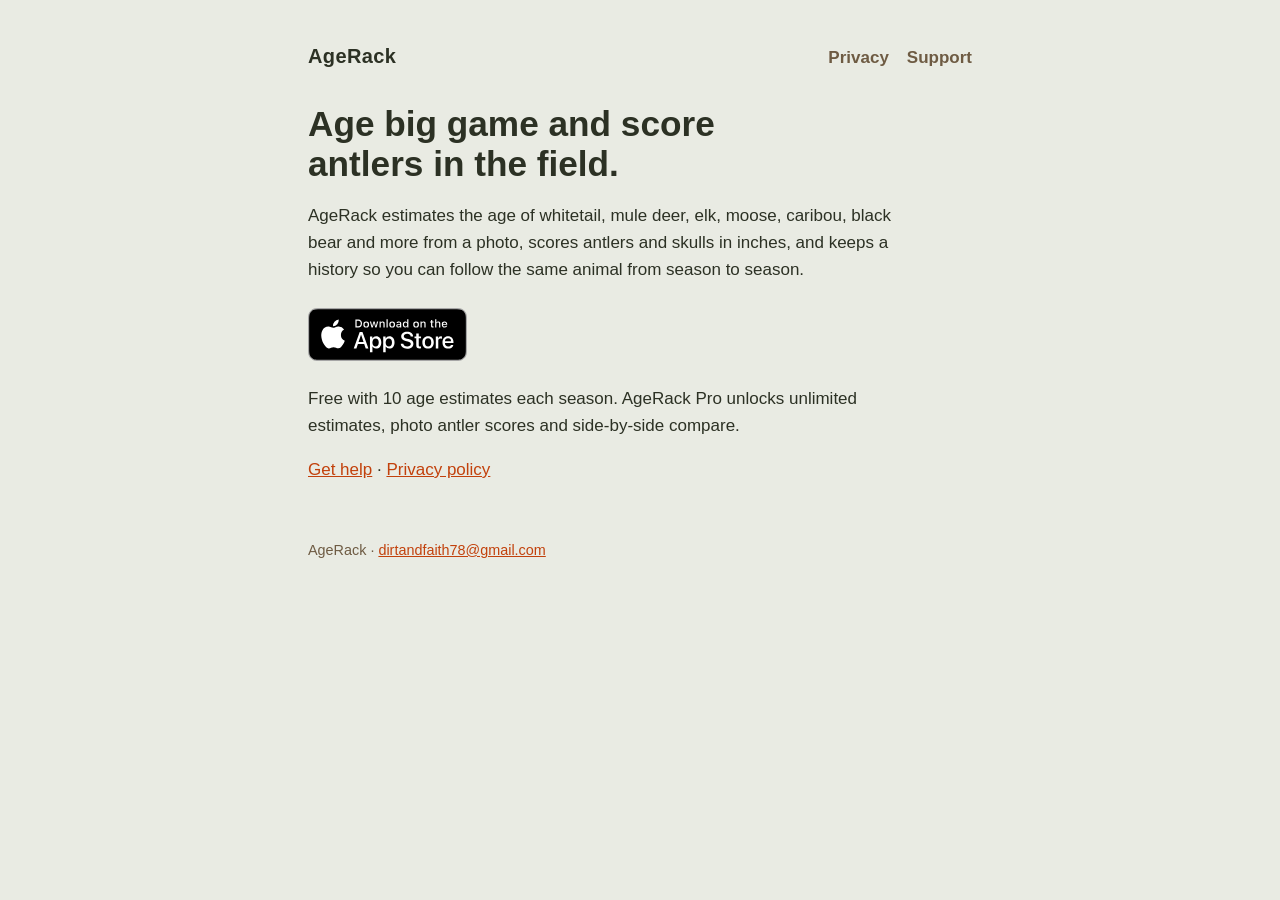
<file: index.html>
<!doctype html>
<html lang="en">
<head>
<meta charset="utf-8">
<meta name="viewport" content="width=device-width, initial-scale=1, viewport-fit=cover">
<title>AgeRack</title>
<meta name="apple-itunes-app" content="app-id=6826870437">
<link rel="stylesheet" href="style.css">
</head>
<body>
<div class="wrap">
  <header>
    <a class="brand" href="index.html">AgeRack</a>
    <nav>
      <a href="privacy.html">Privacy</a>
      <a href="support.html">Support</a>
    </nav>
  </header>
  <main>
    <h1>Age big game and score antlers in the field.</h1>
    <p>AgeRack estimates the age of whitetail, mule deer, elk, moose, caribou, black bear and more from a photo, scores antlers and skulls in inches, and keeps a history so you can follow the same animal from season to season.</p>
    <p class="store"><a href="https://apps.apple.com/us/app/agerack-big-game-age-score/id6826870437"><img src="app-store-badge.svg" alt="Download on the App Store" width="160" height="53"></a></p>
    <p>Free with 10 age estimates each season. AgeRack Pro unlocks unlimited estimates, photo antler scores and side-by-side compare.</p>
    <p><a href="support.html">Get help</a> · <a href="privacy.html">Privacy policy</a></p>
  </main>
  <footer>AgeRack · <a href="mailto:dirtandfaith78@gmail.com">dirtandfaith78@gmail.com</a></footer>
</div>
</body>
</html>
</file>
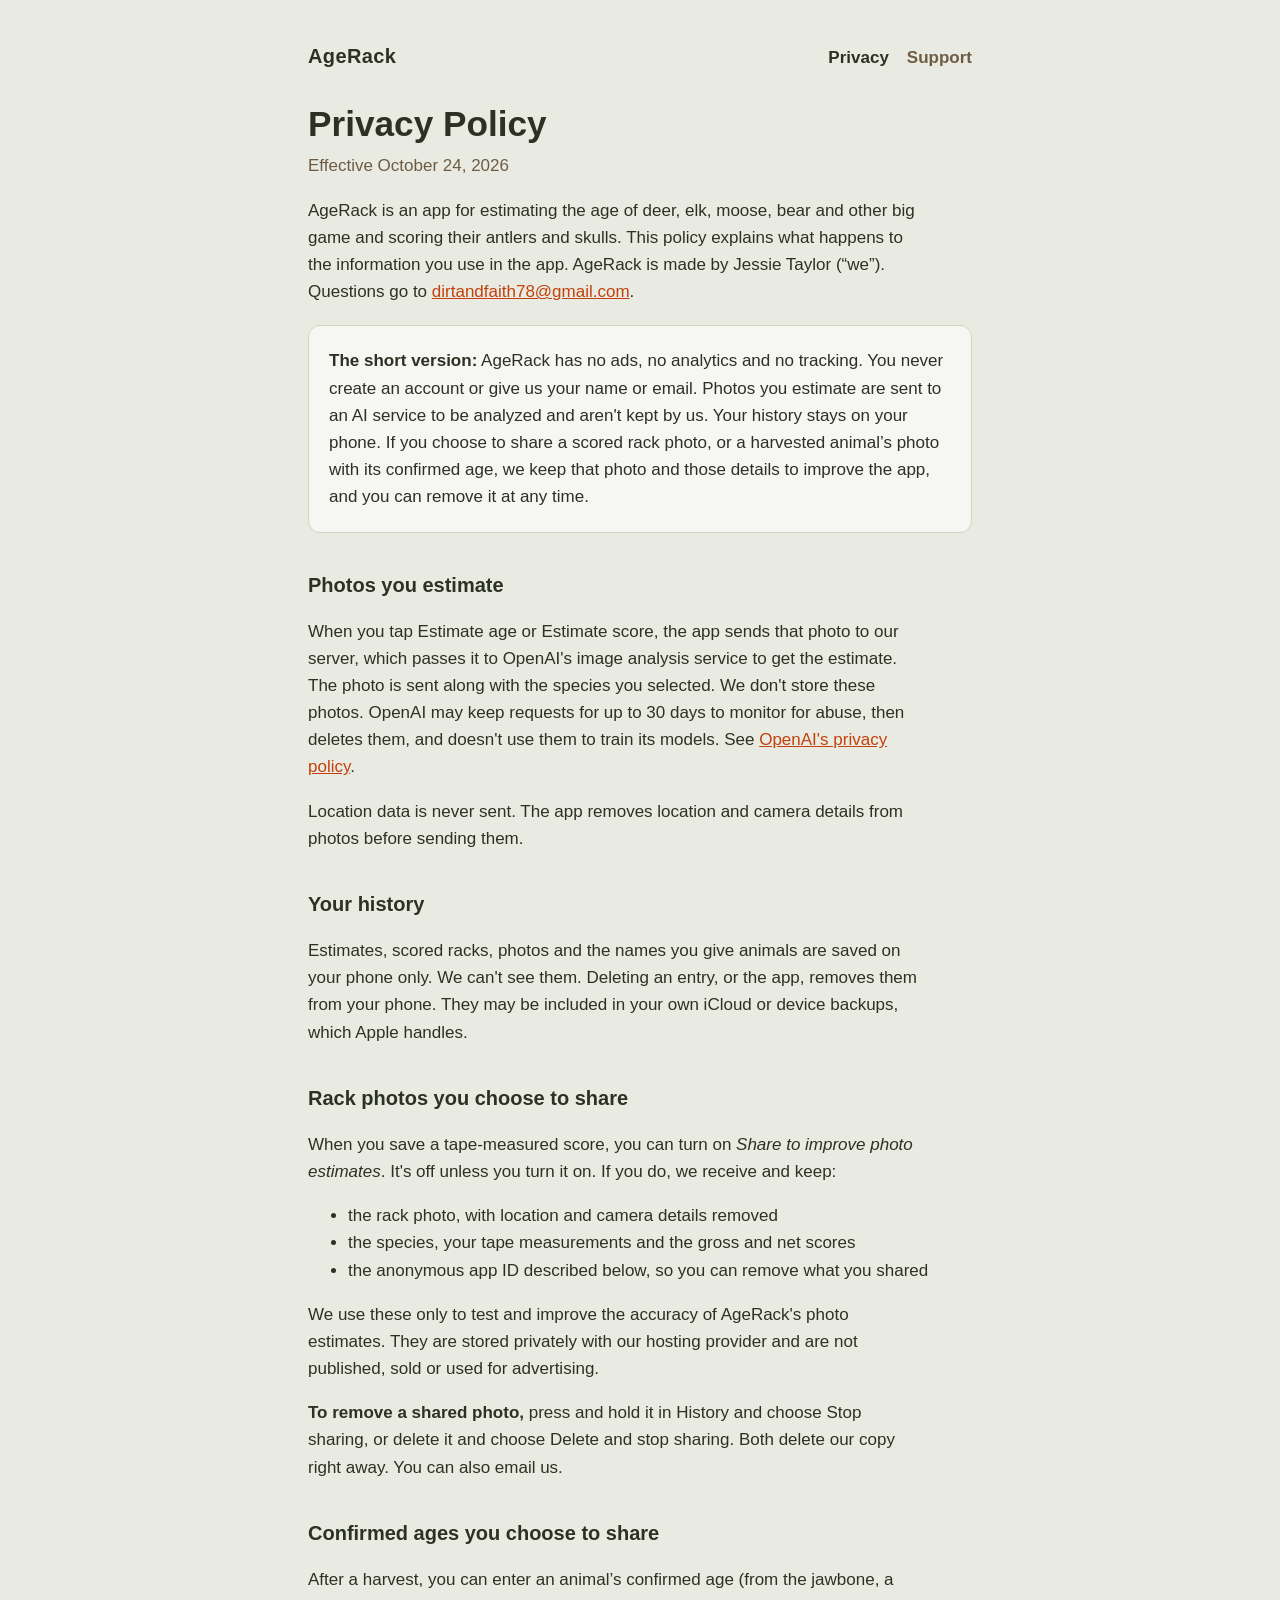
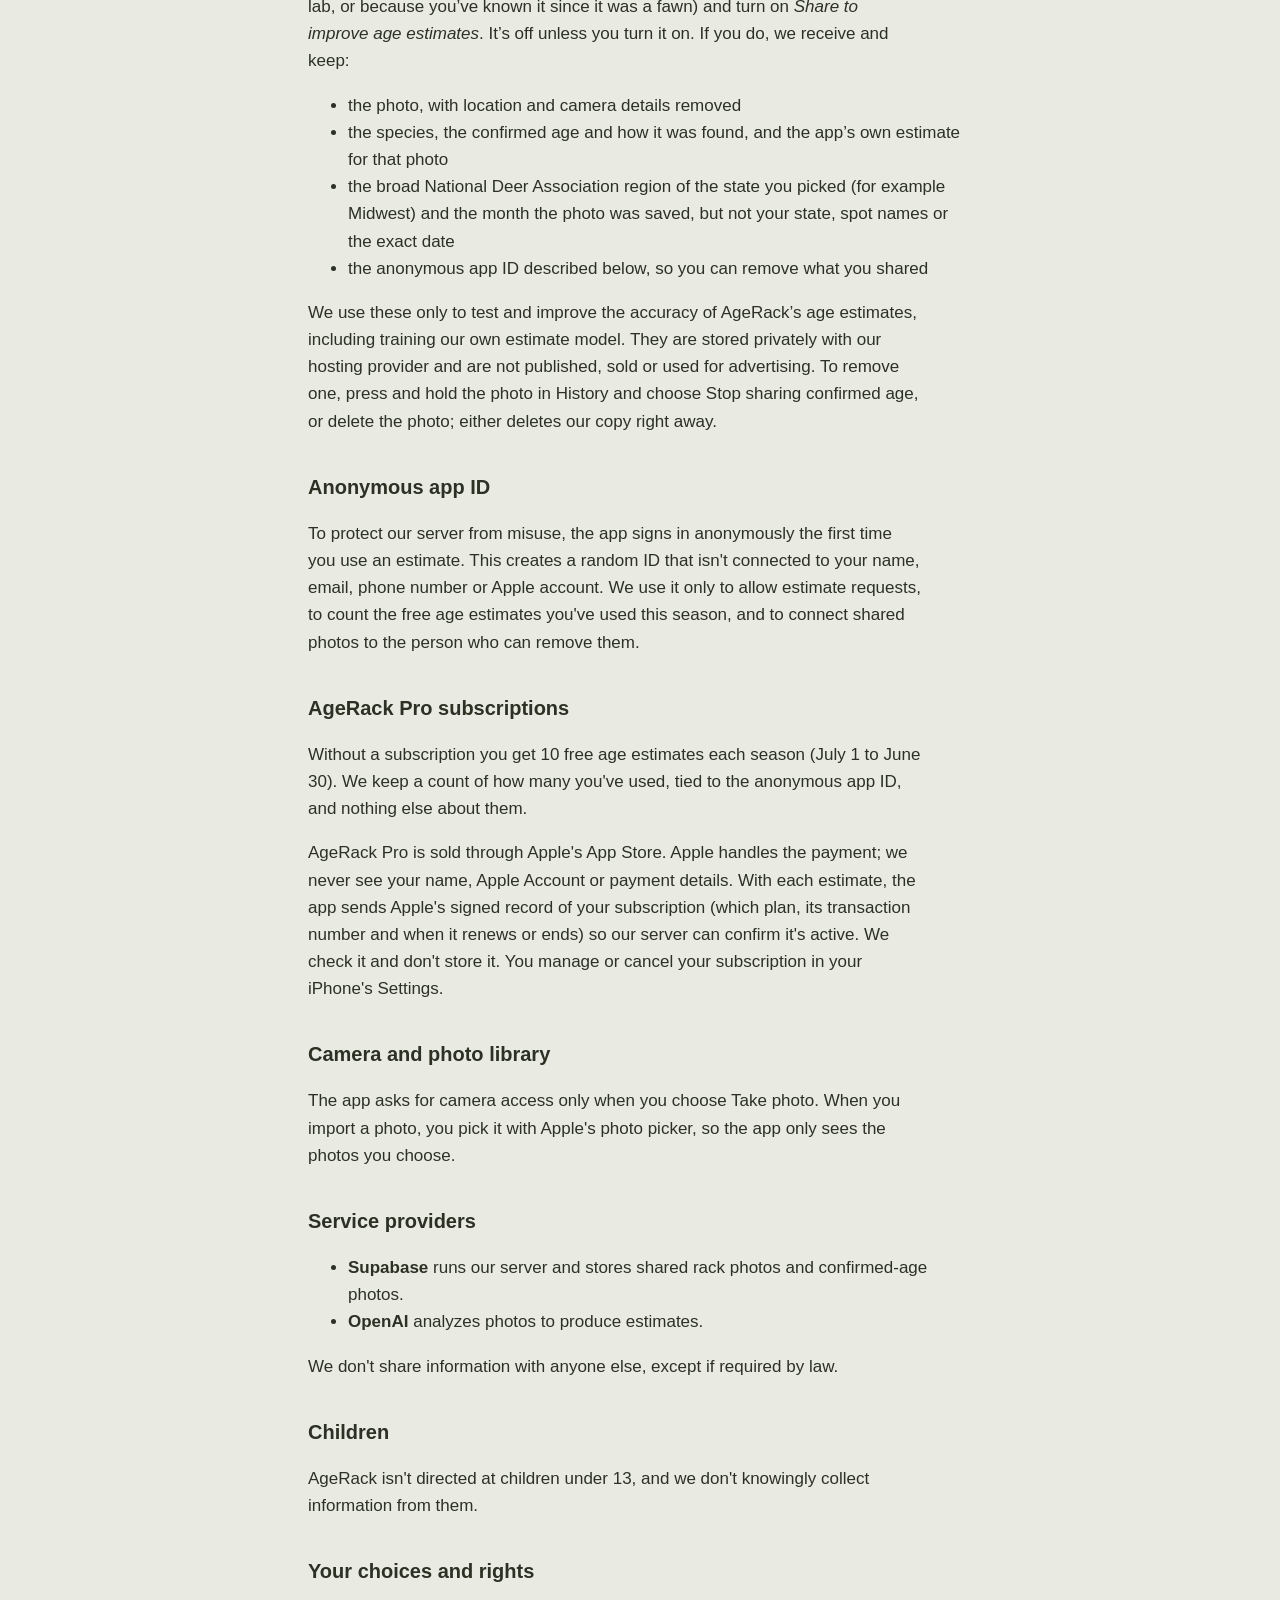
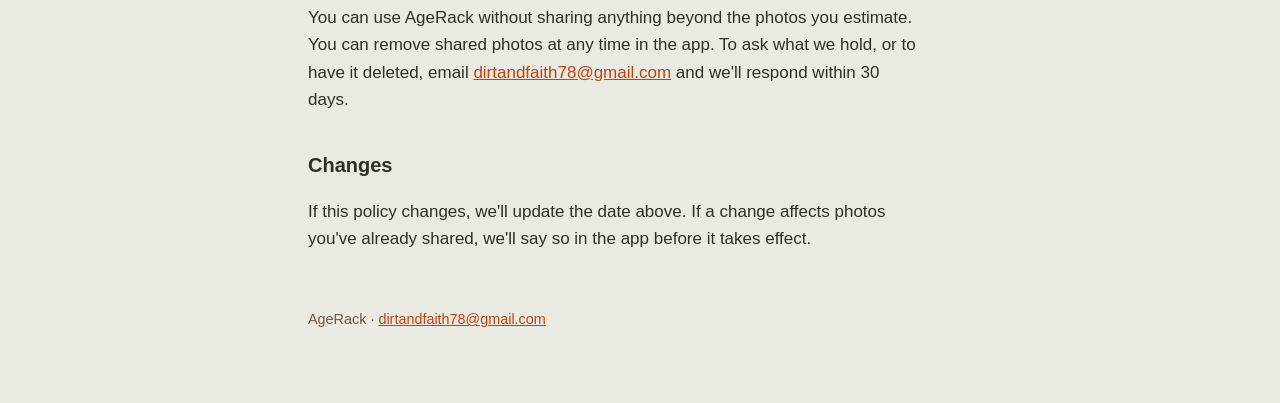
<file: privacy.html>
<!doctype html>
<html lang="en">
<head>
<meta charset="utf-8">
<meta name="viewport" content="width=device-width, initial-scale=1, viewport-fit=cover">
<title>AgeRack Privacy Policy</title>
<link rel="stylesheet" href="style.css">
</head>
<body>
<div class="wrap">
  <header>
    <a class="brand" href="index.html">AgeRack</a>
    <nav>
      <a href="privacy.html" aria-current="page">Privacy</a>
      <a href="support.html">Support</a>
    </nav>
  </header>

  <main>
    <h1>Privacy Policy</h1>
    <p class="meta">Effective October 24, 2026</p>

    <p>AgeRack is an app for estimating the age of deer, elk, moose, bear and other big game and scoring their antlers and skulls. This policy explains what happens to the information you use in the app. AgeRack is made by Jessie Taylor (“we”). Questions go to <a href="mailto:dirtandfaith78@gmail.com">dirtandfaith78@gmail.com</a>.</p>

    <div class="card">
      <p><strong>The short version:</strong> AgeRack has no ads, no analytics and no tracking. You never create an account or give us your name or email. Photos you estimate are sent to an AI service to be analyzed and aren't kept by us. Your history stays on your phone. If you choose to share a scored rack photo, or a harvested animal’s photo with its confirmed age, we keep that photo and those details to improve the app, and you can remove it at any time.</p>
    </div>

    <h2>Photos you estimate</h2>
    <p>When you tap Estimate age or Estimate score, the app sends that photo to our server, which passes it to OpenAI's image analysis service to get the estimate. The photo is sent along with the species you selected. We don't store these photos. OpenAI may keep requests for up to 30 days to monitor for abuse, then deletes them, and doesn't use them to train its models. See <a href="https://openai.com/policies/privacy-policy" rel="noopener">OpenAI's privacy policy</a>.</p>
    <p>Location data is never sent. The app removes location and camera details from photos before sending them.</p>

    <h2>Your history</h2>
    <p>Estimates, scored racks, photos and the names you give animals are saved on your phone only. We can't see them. Deleting an entry, or the app, removes them from your phone. They may be included in your own iCloud or device backups, which Apple handles.</p>

    <h2>Rack photos you choose to share</h2>
    <p>When you save a tape-measured score, you can turn on <em>Share to improve photo estimates</em>. It's off unless you turn it on. If you do, we receive and keep:</p>
    <ul>
      <li>the rack photo, with location and camera details removed</li>
      <li>the species, your tape measurements and the gross and net scores</li>
      <li>the anonymous app ID described below, so you can remove what you shared</li>
    </ul>
    <p>We use these only to test and improve the accuracy of AgeRack's photo estimates. They are stored privately with our hosting provider and are not published, sold or used for advertising.</p>
    <p><strong>To remove a shared photo,</strong> press and hold it in History and choose Stop sharing, or delete it and choose Delete and stop sharing. Both delete our copy right away. You can also email us.</p>

    <h2>Confirmed ages you choose to share</h2>
    <p>After a harvest, you can enter an animal’s confirmed age (from the jawbone, a lab, or because you’ve known it since it was a fawn) and turn on <em>Share to improve age estimates</em>. It’s off unless you turn it on. If you do, we receive and keep:</p>
    <ul>
      <li>the photo, with location and camera details removed</li>
      <li>the species, the confirmed age and how it was found, and the app’s own estimate for that photo</li>
      <li>the broad National Deer Association region of the state you picked (for example Midwest) and the month the photo was saved, but not your state, spot names or the exact date</li>
      <li>the anonymous app ID described below, so you can remove what you shared</li>
    </ul>
    <p>We use these only to test and improve the accuracy of AgeRack’s age estimates, including training our own estimate model. They are stored privately with our hosting provider and are not published, sold or used for advertising. To remove one, press and hold the photo in History and choose Stop sharing confirmed age, or delete the photo; either deletes our copy right away.</p>

    <h2>Anonymous app ID</h2>
    <p>To protect our server from misuse, the app signs in anonymously the first time you use an estimate. This creates a random ID that isn't connected to your name, email, phone number or Apple account. We use it only to allow estimate requests, to count the free age estimates you've used this season, and to connect shared photos to the person who can remove them.</p>

    <h2>AgeRack Pro subscriptions</h2>
    <p>Without a subscription you get 10 free age estimates each season (July 1 to June 30). We keep a count of how many you've used, tied to the anonymous app ID, and nothing else about them.</p>
    <p>AgeRack Pro is sold through Apple's App Store. Apple handles the payment; we never see your name, Apple Account or payment details. With each estimate, the app sends Apple's signed record of your subscription (which plan, its transaction number and when it renews or ends) so our server can confirm it's active. We check it and don't store it. You manage or cancel your subscription in your iPhone's Settings.</p>

    <h2>Camera and photo library</h2>
    <p>The app asks for camera access only when you choose Take photo. When you import a photo, you pick it with Apple's photo picker, so the app only sees the photos you choose.</p>

    <h2>Service providers</h2>
    <ul>
      <li><strong>Supabase</strong> runs our server and stores shared rack photos and confirmed-age photos.</li>
      <li><strong>OpenAI</strong> analyzes photos to produce estimates.</li>
    </ul>
    <p>We don't share information with anyone else, except if required by law.</p>

    <h2>Children</h2>
    <p>AgeRack isn't directed at children under 13, and we don't knowingly collect information from them.</p>

    <h2>Your choices and rights</h2>
    <p>You can use AgeRack without sharing anything beyond the photos you estimate. You can remove shared photos at any time in the app. To ask what we hold, or to have it deleted, email <a href="mailto:dirtandfaith78@gmail.com">dirtandfaith78@gmail.com</a> and we'll respond within 30 days.</p>

    <h2>Changes</h2>
    <p>If this policy changes, we'll update the date above. If a change affects photos you've already shared, we'll say so in the app before it takes effect.</p>
  </main>

  <footer>AgeRack · <a href="mailto:dirtandfaith78@gmail.com">dirtandfaith78@gmail.com</a></footer>
</div>
</body>
</html>
</file>
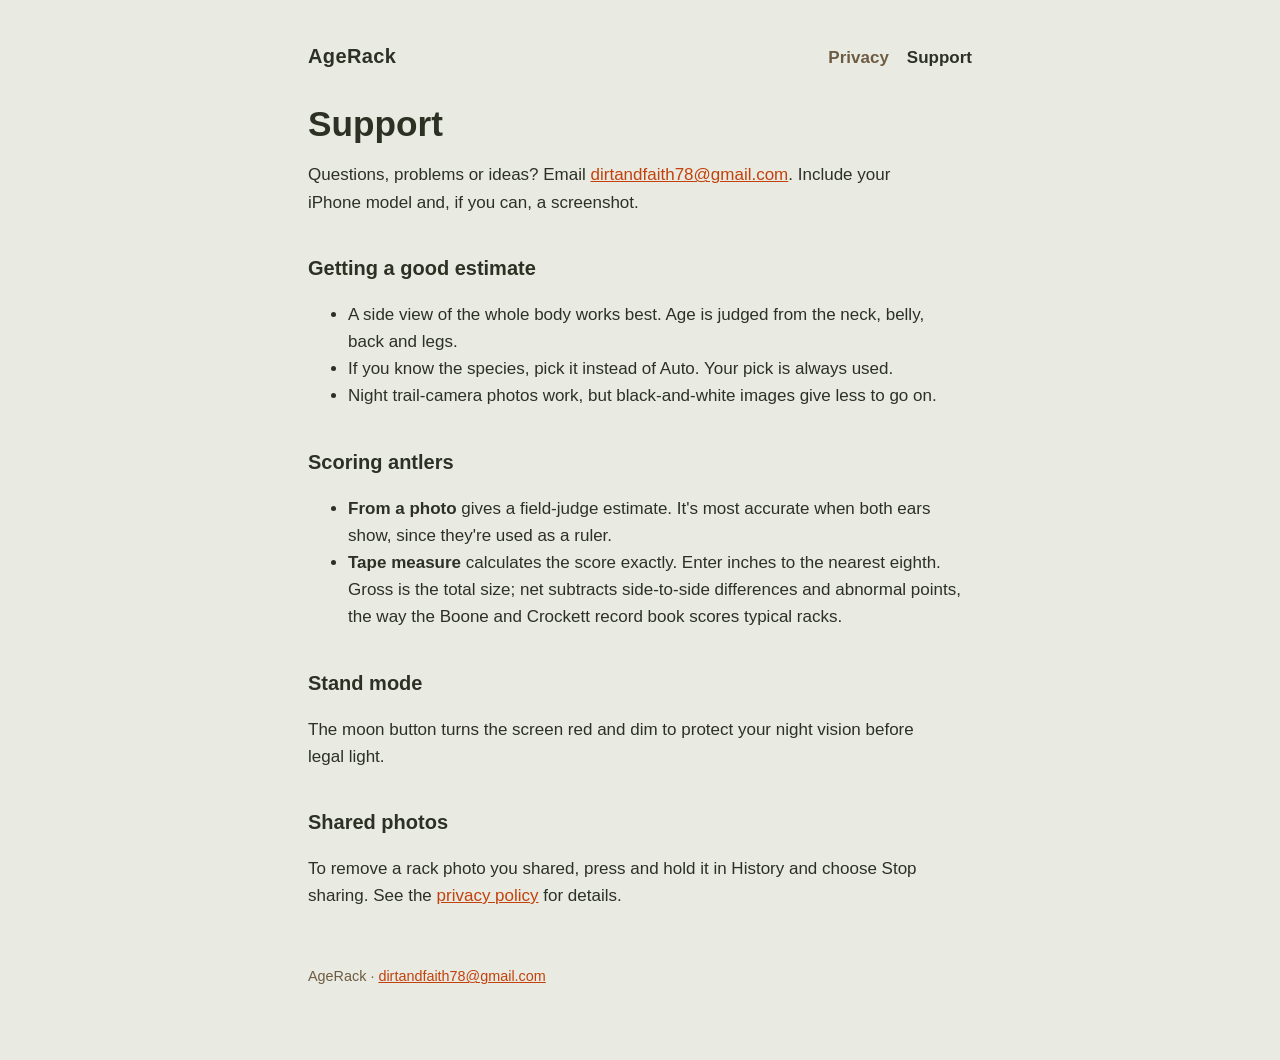
<file: support.html>
<!doctype html>
<html lang="en">
<head>
<meta charset="utf-8">
<meta name="viewport" content="width=device-width, initial-scale=1, viewport-fit=cover">
<title>AgeRack Support</title>
<link rel="stylesheet" href="style.css">
</head>
<body>
<div class="wrap">
  <header>
    <a class="brand" href="index.html">AgeRack</a>
    <nav>
      <a href="privacy.html">Privacy</a>
      <a href="support.html" aria-current="page">Support</a>
    </nav>
  </header>

  <main>
    <h1>Support</h1>
    <p>Questions, problems or ideas? Email <a href="mailto:dirtandfaith78@gmail.com">dirtandfaith78@gmail.com</a>. Include your iPhone model and, if you can, a screenshot.</p>

    <h2>Getting a good estimate</h2>
    <ul>
      <li>A side view of the whole body works best. Age is judged from the neck, belly, back and legs.</li>
      <li>If you know the species, pick it instead of Auto. Your pick is always used.</li>
      <li>Night trail-camera photos work, but black-and-white images give less to go on.</li>
    </ul>

    <h2>Scoring antlers</h2>
    <ul>
      <li><strong>From a photo</strong> gives a field-judge estimate. It's most accurate when both ears show, since they're used as a ruler.</li>
      <li><strong>Tape measure</strong> calculates the score exactly. Enter inches to the nearest eighth. Gross is the total size; net subtracts side-to-side differences and abnormal points, the way the Boone and Crockett record book scores typical racks.</li>
    </ul>

    <h2>Stand mode</h2>
    <p>The moon button turns the screen red and dim to protect your night vision before legal light.</p>

    <h2>Shared photos</h2>
    <p>To remove a rack photo you shared, press and hold it in History and choose Stop sharing. See the <a href="privacy.html">privacy policy</a> for details.</p>
  </main>

  <footer>AgeRack · <a href="mailto:dirtandfaith78@gmail.com">dirtandfaith78@gmail.com</a></footer>
</div>
</body>
</html>
</file>
<file: style.css>
/* AgeRack site: olive drab, bone and blaze orange, matching the app. */
:root {
  --canvas: #E9EBE3;
  --surface: #F6F7F2;
  --ink: #2C3124;
  --bark: #6E5B43;
  --line: #D8D2C2;
  --blaze: #C2410C;
  color-scheme: light;
}
@media (prefers-color-scheme: dark) {
  :root {
    --canvas: #1C2018;
    --surface: #262B21;
    --ink: #E9EBE3;
    --bark: #B8A98F;
    --line: #3A4030;
    --blaze: #FF7A45;
    color-scheme: dark;
  }
}
* { box-sizing: border-box; }
body {
  margin: 0;
  background: var(--canvas);
  color: var(--ink);
  font: 17px/1.6 -apple-system, BlinkMacSystemFont, "Helvetica Neue", Arial, sans-serif;
}
.wrap {
  max-width: 44rem;
  margin: 0 auto;
  padding-block: 40px 72px;
  padding-left: max(20px, env(safe-area-inset-left));
  padding-right: max(20px, env(safe-area-inset-right));
}
header { display: flex; align-items: baseline; justify-content: space-between; gap: 16px; flex-wrap: wrap; margin-bottom: 32px; }
.brand { font-weight: 800; font-size: 1.25rem; letter-spacing: .02em; color: var(--ink); text-decoration: none; }
nav { display: flex; gap: 18px; }
nav a { color: var(--bark); font-weight: 600; text-decoration: none; }
nav a[aria-current="page"] { color: var(--ink); }
h1 { font-size: 2.2rem; line-height: 1.15; margin: 0 0 8px; text-wrap: balance; }
h2 { font-size: 1.25rem; margin: 36px 0 8px; }
p, li { max-width: 65ch; }
.meta { color: var(--bark); margin-top: 0; }
.card { background: var(--surface); border: 1px solid var(--line); border-radius: 12px; padding: 4px 20px; margin: 20px 0; }
a { color: var(--blaze); }
a:focus-visible { outline: 3px solid var(--blaze); outline-offset: 2px; }
footer { margin-top: 56px; color: var(--bark); font-size: .9rem; }

.store { margin: 24px 0; }
.store img { display: block; height: 53px; width: auto; }
</file>
